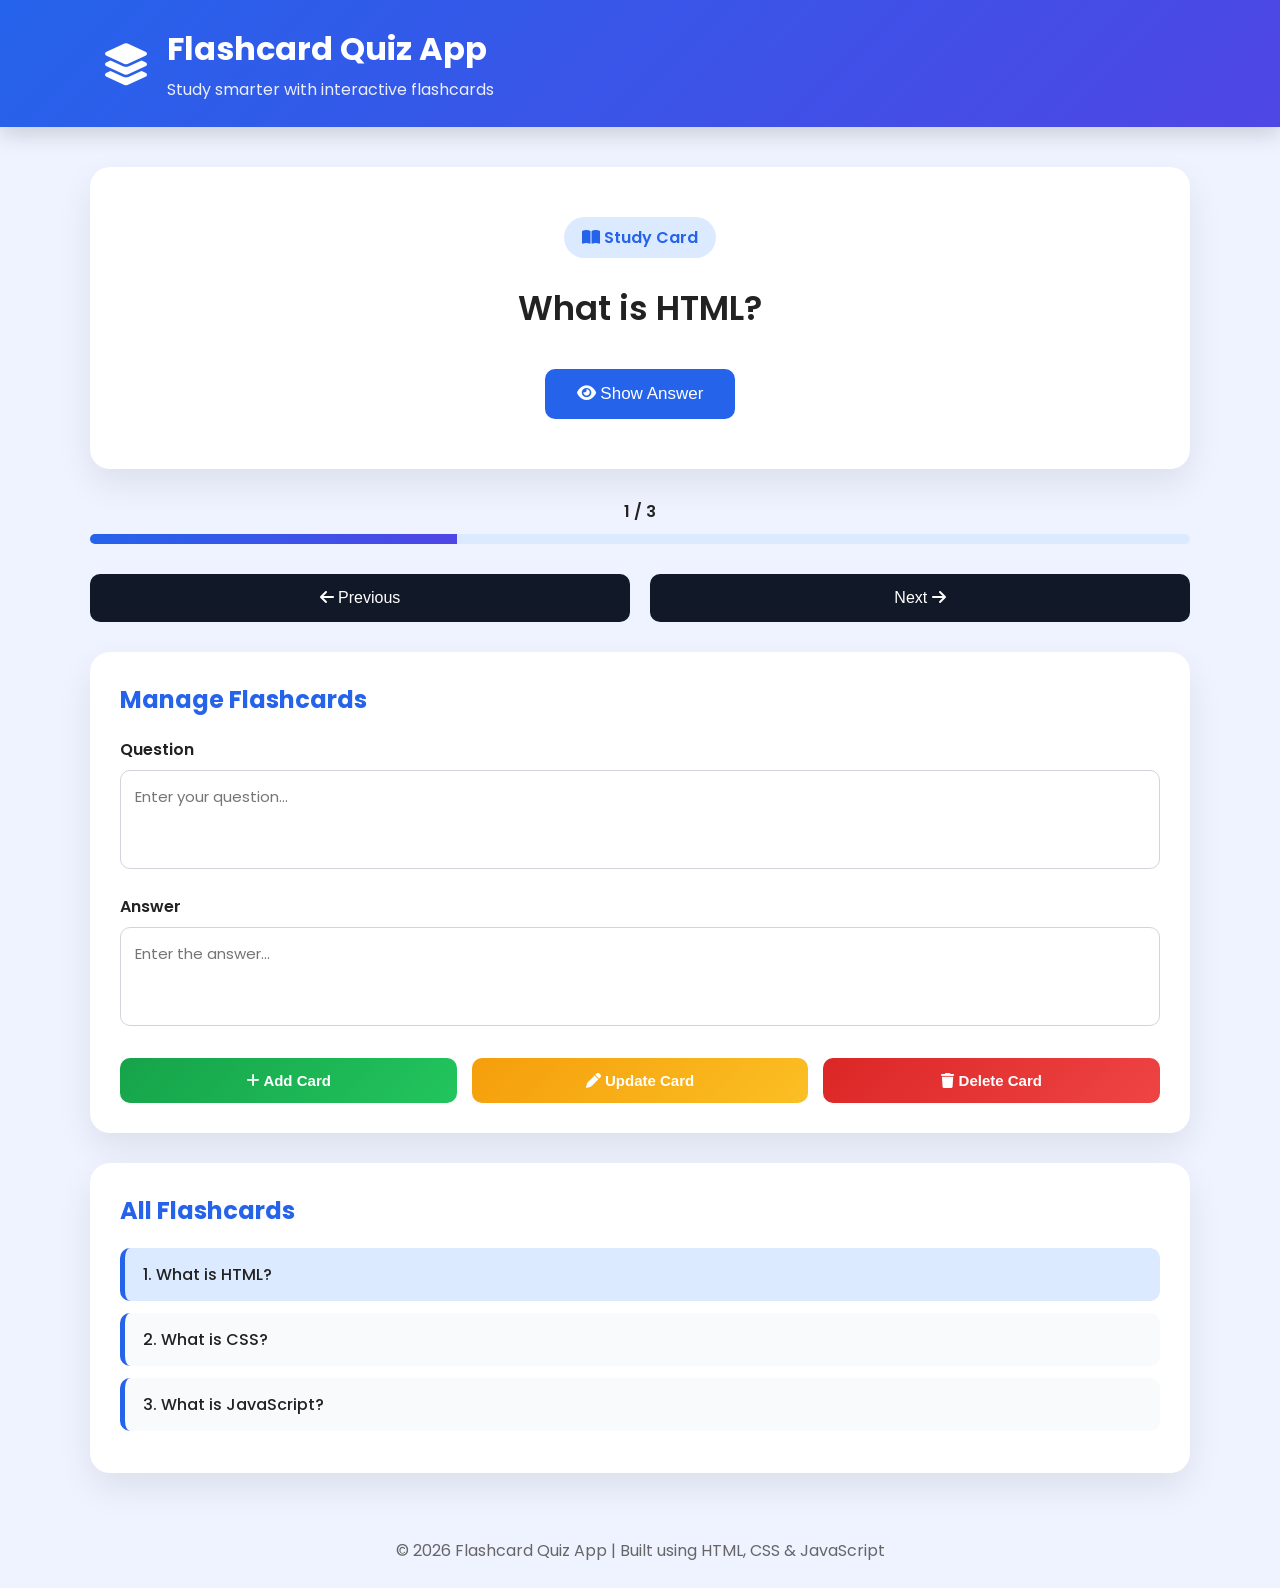
<file: CodeAlpha_Flashcard_Quiz_App/index.html>
<!DOCTYPE html>
<html lang="en">

<head>
    <meta charset="UTF-8">
    <meta name="viewport" content="width=device-width, initial-scale=1.0">

    <title>Flashcard Quiz App</title>

    <!-- CSS -->
    <link rel="stylesheet" href="style.css">

    <!-- Google Font -->
    <link rel="preconnect" href="https://fonts.googleapis.com">
    <link rel="preconnect" href="https://fonts.gstatic.com" crossorigin>

    <link href="https://fonts.googleapis.com/css2?family=Poppins:wght@300;400;500;600;700&display=swap"
        rel="stylesheet">

    <!-- Font Awesome -->
    <link rel="stylesheet"
        href="https://cdnjs.cloudflare.com/ajax/libs/font-awesome/6.7.2/css/all.min.css">
</head>

<body>

    <!-- Header -->

    <header class="header">

        <div class="logo">

            <i class="fa-solid fa-layer-group"></i>

            <div>

                <h1>Flashcard Quiz App</h1>

                <p>Study smarter with interactive flashcards</p>

            </div>

        </div>

    </header>

    <!-- Main Container -->

    <div class="container">

        <!-- Flashcard Section -->

        <div class="flashcard">

            <span class="badge">
                <i class="fa-solid fa-book-open"></i>
                Study Card
            </span>

            <h2 id="question"></h2>

            <button id="showAnswerBtn">

                <i class="fa-solid fa-eye"></i>

                Show Answer

            </button>

            <p id="answer" class="hidden"></p>

        </div>

        <!-- Progress -->

        <div class="progress-area">

            <div class="progress-info">

                <span id="cardCount"></span>

            </div>

            <div class="progress-bar">

                <div id="progress"></div>

            </div>

        </div>

        <!-- Navigation -->

        <div class="navigation">

            <button id="prevBtn">

                <i class="fa-solid fa-arrow-left"></i>

                Previous

            </button>

            <button id="nextBtn">

                Next

                <i class="fa-solid fa-arrow-right"></i>

            </button>

        </div>
                <!-- Manage Flashcards -->

        <div class="manager">

            <h2>Manage Flashcards</h2>

            <label>Question</label>

            <textarea
                id="questionInput"
                rows="3"
                placeholder="Enter your question..."></textarea>

            <label>Answer</label>

            <textarea
                id="answerInput"
                rows="3"
                placeholder="Enter the answer..."></textarea>

            <div class="action-buttons">

                <button id="addBtn" class="add-btn">
                    <i class="fa-solid fa-plus"></i>
                    Add Card
                </button>

                <button id="updateBtn" class="update-btn">
                    <i class="fa-solid fa-pen"></i>
                    Update Card
                </button>

                <button id="deleteBtn" class="delete-btn">
                    <i class="fa-solid fa-trash"></i>
                    Delete Card
                </button>

            </div>

        </div>

        <!-- Flashcard List -->

        <div class="card-list">

            <h2>All Flashcards</h2>

            <ul id="flashcardList">

            </ul>

        </div>

    </div>

    <!-- Footer -->

    <footer>

        <p>© 2026 Flashcard Quiz App | Built using HTML, CSS & JavaScript</p>

    </footer>

    <script src="script.js"></script>

</body>

</html>
</file>
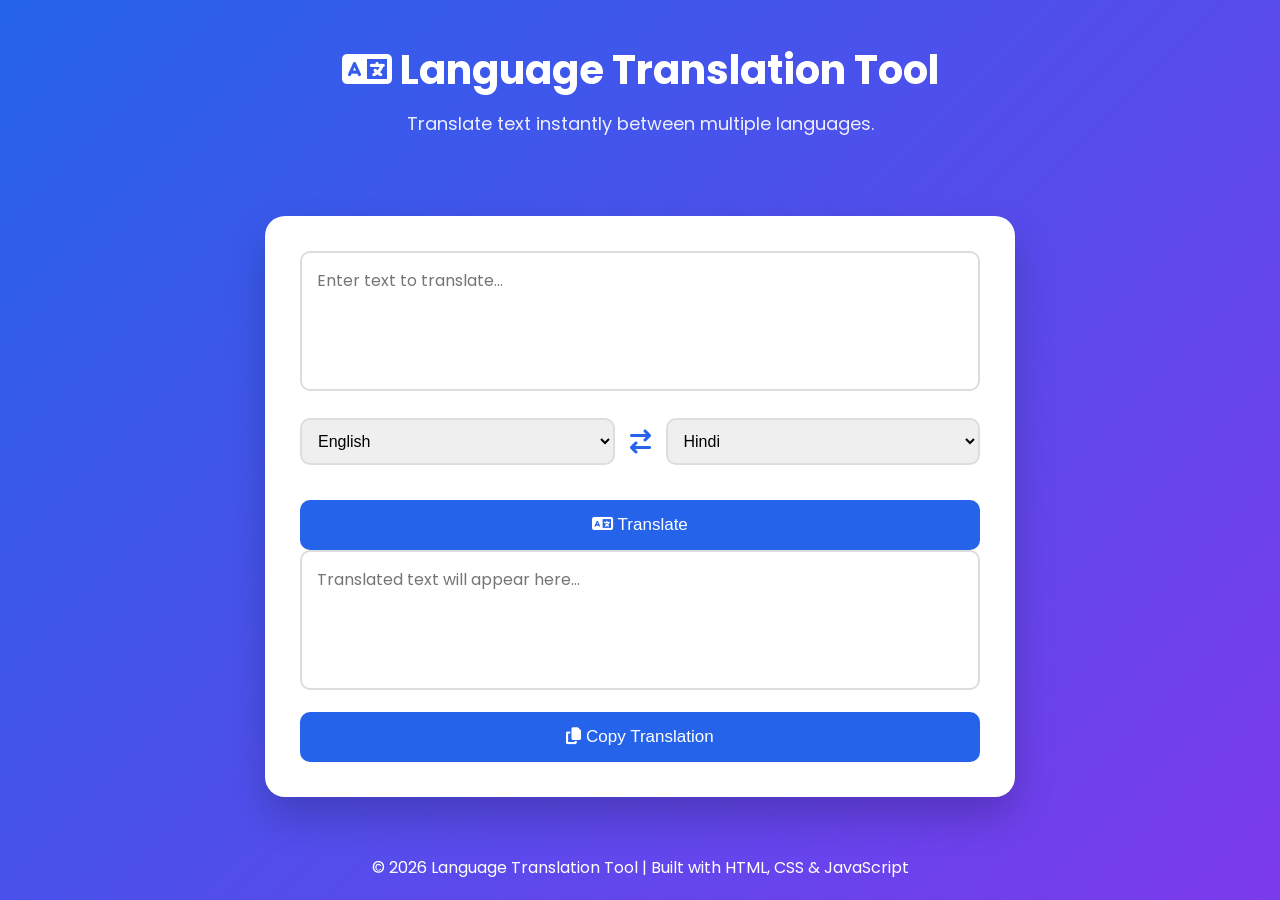
<file: CodeAlpha_Language_Translation_Tool/index.html>
<!DOCTYPE html>
<html lang="en">

<head>

    <meta charset="UTF-8">

    <meta name="viewport" content="width=device-width, initial-scale=1.0">

    <title>Language Translation Tool</title>

    <link rel="stylesheet" href="style.css">

    <!-- Google Font -->

    <link rel="preconnect" href="https://fonts.googleapis.com">

    <link rel="preconnect" href="https://fonts.gstatic.com" crossorigin>

    <link href="https://fonts.googleapis.com/css2?family=Poppins:wght@300;400;500;600;700&display=swap" rel="stylesheet">

    <!-- Font Awesome -->

    <link rel="stylesheet"
    href="https://cdnjs.cloudflare.com/ajax/libs/font-awesome/6.7.2/css/all.min.css">

</head>

<body>

<header>

    <h1>
        <i class="fa-solid fa-language"></i>
        Language Translation Tool
    </h1>

    <p>Translate text instantly between multiple languages.</p>

</header>

<div class="container">

    <div class="translator-box">

        <textarea
            id="inputText"
            placeholder="Enter text to translate..."></textarea>

        <div class="selectors">

            <select id="sourceLanguage">

                <option value="en">English</option>
                <option value="hi">Hindi</option>
                <option value="ur">Urdu</option>
                <option value="fr">French</option>
                <option value="es">Spanish</option>
                <option value="de">German</option>

            </select>

            <i class="fa-solid fa-arrow-right-arrow-left"></i>

            <select id="targetLanguage">

                <option value="hi">Hindi</option>
                <option value="en">English</option>
                <option value="ur">Urdu</option>
                <option value="fr">French</option>
                <option value="es">Spanish</option>
                <option value="de">German</option>

            </select>

        </div>

        <button id="translateBtn">
            <i class="fa-solid fa-language"></i>
            Translate
        </button>

        <textarea
            id="outputText"
            placeholder="Translated text will appear here..."
            readonly></textarea>

        <button id="copyBtn">
            <i class="fa-solid fa-copy"></i>
            Copy Translation
        </button>

    </div>

</div>
<footer>

    <p>© 2026 Language Translation Tool | Built with HTML, CSS & JavaScript</p>

</footer>

<script src="script.js"></script>

</body>

</html>
</file>
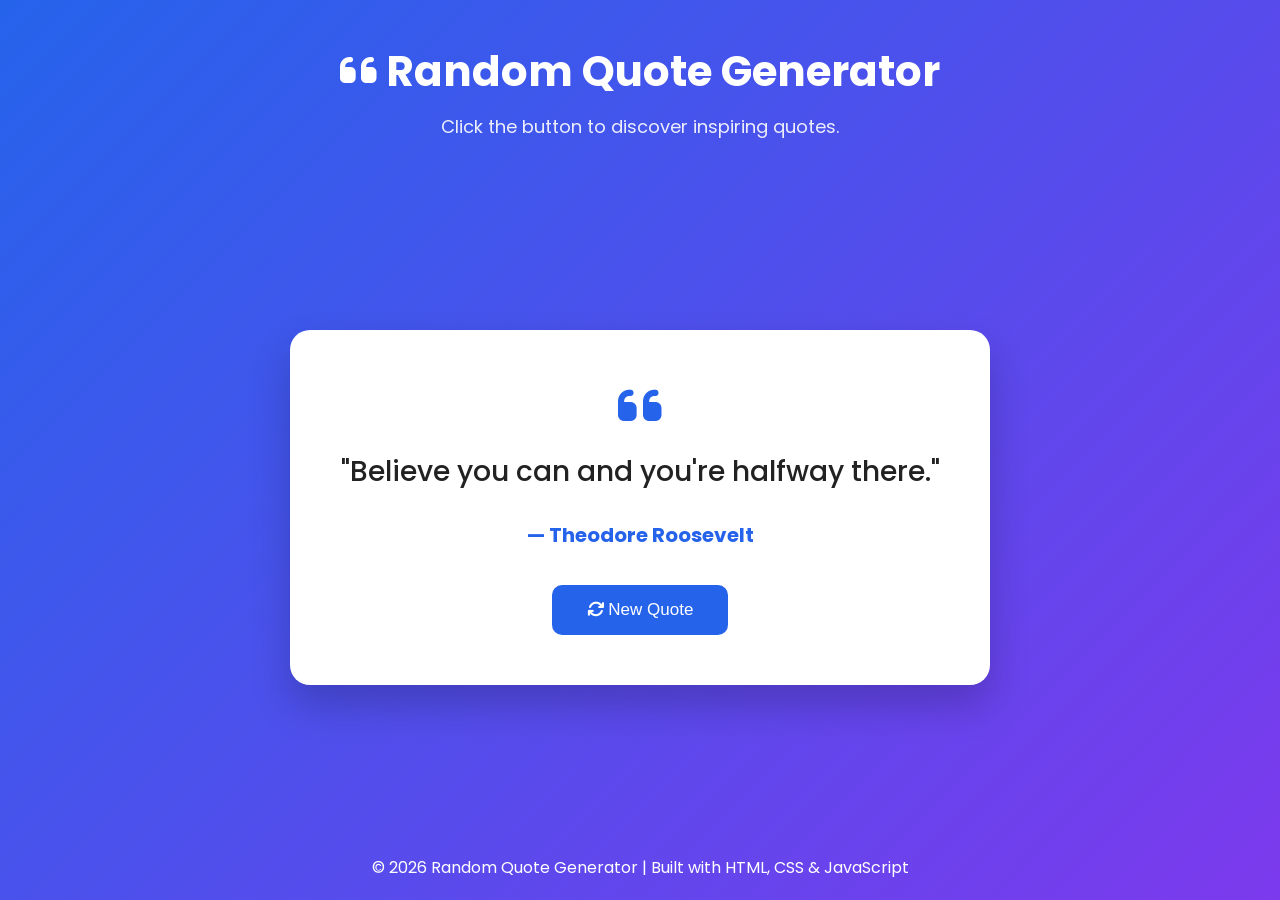
<file: CodeAlpha_Random_Quote_Generator/index.html>
<!DOCTYPE html>
<html lang="en">

<head>

    <meta charset="UTF-8">

    <meta name="viewport" content="width=device-width, initial-scale=1.0">

    <title>Random Quote Generator</title>

    <link rel="stylesheet" href="style.css">

    <!-- Google Font -->

    <link rel="preconnect" href="https://fonts.googleapis.com">

    <link rel="preconnect" href="https://fonts.gstatic.com" crossorigin>

    <link href="https://fonts.googleapis.com/css2?family=Poppins:wght@300;400;500;600;700&display=swap" rel="stylesheet">

    <!-- Font Awesome -->

    <link rel="stylesheet"
    href="https://cdnjs.cloudflare.com/ajax/libs/font-awesome/6.7.2/css/all.min.css">

</head>

<body>

<header>

    <h1>

        <i class="fa-solid fa-quote-left"></i>

        Random Quote Generator

    </h1>

    <p>Click the button to discover inspiring quotes.</p>

</header>

<div class="container">

    <div class="quote-box">

        <i class="fa-solid fa-quote-left quote-icon"></i>

        <p id="quote"></p>

        <h3 id="author"></h3>

        <button id="newQuoteBtn">

            <i class="fa-solid fa-arrows-rotate"></i>

            New Quote

        </button>

    </div>

</div>
<footer>

    <p>© 2026 Random Quote Generator | Built with HTML, CSS & JavaScript</p>

</footer>

<script src="script.js"></script>

</body>

</html>
</file>
<file: CodeAlpha_Flashcard_Quiz_App/style.css>
*{
    margin:0;
    padding:0;
    box-sizing:border-box;
}

body{
    font-family:'Poppins',sans-serif;
    background:#eef3ff;
    color:#222;
}

.header{
    background:linear-gradient(135deg,#2563eb,#4f46e5);
    color:#fff;
    padding:25px 8%;
    box-shadow:0 8px 20px rgba(0,0,0,.15);
}

.logo{
    display:flex;
    align-items:center;
    gap:18px;
}

.logo i{
    font-size:42px;
}

.logo h1{
    font-size:32px;
    font-weight:700;
}

.logo p{
    margin-top:4px;
    opacity:.9;
}

.container{
    width:90%;
    max-width:1100px;
    margin:40px auto;
}

.flashcard{
    background:#fff;
    border-radius:20px;
    padding:50px;
    text-align:center;
    box-shadow:0 15px 35px rgba(0,0,0,.08);
}

.badge{
    display:inline-block;
    padding:8px 18px;
    border-radius:30px;
    background:#dbeafe;
    color:#2563eb;
    font-weight:600;
    margin-bottom:25px;
}

#question{
    font-size:34px;
    margin-bottom:35px;
    font-weight:600;
}

#answer{
    margin-top:35px;
    color:#16a34a;
    font-size:24px;
    font-weight:600;
}

.hidden{
    display:none;
}

#showAnswerBtn{
    background:#2563eb;
    color:white;
    border:none;
    padding:15px 32px;
    border-radius:10px;
    cursor:pointer;
    font-size:17px;
    transition:.3s;
}

#showAnswerBtn:hover{
    background:#1d4ed8;
    transform:translateY(-2px);
}

.progress-area{
    margin:30px 0;
}

.progress-info{
    display:flex;
    justify-content:center;
    font-weight:600;
    margin-bottom:10px;
}

.progress-bar{
    width:100%;
    height:10px;
    background:#dbeafe;
    border-radius:30px;
    overflow:hidden;
}

#progress{
    width:25%;
    height:100%;
    background:linear-gradient(90deg,#2563eb,#4f46e5);
}
.navigation{
    display:flex;
    justify-content:space-between;
    gap:20px;
    margin:30px 0;
}

.navigation button{
    flex:1;
    padding:15px;
    border:none;
    border-radius:10px;
    background:#111827;
    color:#fff;
    font-size:16px;
    cursor:pointer;
    transition:.3s;
}

.navigation button:hover{
    background:#374151;
}

.manager,
.card-list{
    background:#fff;
    margin-top:30px;
    padding:30px;
    border-radius:20px;
    box-shadow:0 15px 35px rgba(0,0,0,.08);
}

.manager h2,
.card-list h2{
    color:#2563eb;
    margin-bottom:20px;
}

.manager label{
    display:block;
    margin:18px 0 8px;
    font-weight:600;
}

.manager textarea{
    width:100%;
    padding:14px;
    border:1px solid #d1d5db;
    border-radius:10px;
    resize:none;
    font-size:15px;
    font-family:'Poppins',sans-serif;
}

.manager textarea:focus{
    outline:none;
    border:2px solid #2563eb;
}

.action-buttons{
    display:flex;
    gap:15px;
    flex-wrap:wrap;
    margin-top:25px;
}

.action-buttons button{
    flex:1;
    min-width:170px;
    padding:14px;
    border:none;
    border-radius:10px;
    color:#fff;
    cursor:pointer;
    font-size:15px;
    font-weight:600;
    transition:.3s;
}

.add-btn{
    background:#16a34a;
}

.add-btn:hover{
    background:#15803d;
}

.update-btn{
    background:#f59e0b;
}

.update-btn:hover{
    background:#d97706;
}

.delete-btn{
    background:#dc2626;
}

.delete-btn:hover{
    background:#b91c1c;
}

#flashcardList{
    list-style:none;
    margin-top:20px;
}

#flashcardList li{
    display:flex;
    justify-content:space-between;
    align-items:center;
    padding:14px 18px;
    margin-bottom:12px;
    border-radius:10px;
    background:#f8fafc;
    border-left:5px solid #2563eb;
    font-weight:500;
}

footer{
    text-align:center;
    padding:25px;
    margin-top:40px;
    color:#666;
}

button:hover{
    transform:translateY(-2px);
}

button:active{
    transform:scale(.98);
}

@media(max-width:768px){

    .logo{
        flex-direction:column;
        text-align:center;
    }

    .logo h1{
        font-size:24px;
    }

    #question{
        font-size:24px;
    }

    #answer{
        font-size:20px;
    }

    .flashcard{
        padding:30px 20px;
    }

    .navigation{
        flex-direction:column;
    }

    .action-buttons{
        flex-direction:column;
    }

    .action-buttons button{
        width:100%;
    }

    #flashcardList li{
        flex-direction:column;
        align-items:flex-start;
        gap:8px;
    }
}
/* Flashcard Animation */

.flashcard{
    animation:fadeIn .5s ease;
}

@keyframes fadeIn{

    from{
        opacity:0;
        transform:translateY(20px);
    }

    to{
        opacity:1;
        transform:translateY(0);
    }

}

#question{

    transition:.3s;

}

#answer{

    transition:.3s;

}
.flashcard{

    transition:.35s;

}

.flashcard:hover{

    transform:translateY(-8px);

    box-shadow:0 25px 45px rgba(37,99,235,.15);

}
#flashcardList li{

    transition:.3s;

    cursor:pointer;

}

#flashcardList li:hover{

    transform:translateX(8px);

    background:#dbeafe;

}
.add-btn{

    background:linear-gradient(135deg,#16a34a,#22c55e);

}

.update-btn{

    background:linear-gradient(135deg,#f59e0b,#fbbf24);

}

.delete-btn{

    background:linear-gradient(135deg,#dc2626,#ef4444);

}
</file>
<file: CodeAlpha_Language_Translation_Tool/style.css>
*{
    margin:0;
    padding:0;
    box-sizing:border-box;
}

body{
    font-family:'Poppins',sans-serif;
    min-height:100vh;
    background:linear-gradient(135deg,#2563eb,#7c3aed);
    display:flex;
    flex-direction:column;
}

header{
    text-align:center;
    color:#fff;
    padding:40px 20px;
}

header h1{
    font-size:40px;
    margin-bottom:10px;
}

header p{
    font-size:18px;
    opacity:.9;
}

.container{
    flex:1;
    display:flex;
    justify-content:center;
    align-items:center;
    padding:30px;
}

.translator-box{
    width:100%;
    max-width:750px;
    background:#fff;
    padding:35px;
    border-radius:20px;
    box-shadow:0 20px 40px rgba(0,0,0,.2);
}

textarea{
    width:100%;
    min-height:140px;
    padding:15px;
    border:2px solid #ddd;
    border-radius:10px;
    resize:none;
    font-size:16px;
    font-family:'Poppins',sans-serif;
    outline:none;
    transition:.3s;
}

textarea:focus{
    border-color:#2563eb;
}

.selectors{
    display:flex;
    justify-content:space-between;
    align-items:center;
    margin:20px 0;
    gap:15px;
}

select{
    flex:1;
    padding:12px;
    border-radius:10px;
    border:2px solid #ddd;
    font-size:16px;
    cursor:pointer;
}

.selectors i{
    font-size:24px;
    color:#2563eb;
}

button{
    width:100%;
    padding:15px;
    border:none;
    border-radius:10px;
    background:#2563eb;
    color:#fff;
    font-size:17px;
    cursor:pointer;
    transition:.3s;
    margin-top:15px;
}

button:hover{
    background:#1d4ed8;
    transform:translateY(-2px);
}

footer{
    text-align:center;
    color:white;
    padding:20px;
}
.translator-box{
    transition:.4s;
}

.translator-box:hover{
    transform:translateY(-6px);
}

button:active{
    transform:scale(.98);
}

::-webkit-scrollbar{
    width:10px;
}

::-webkit-scrollbar-track{
    background:#e5e7eb;
}

::-webkit-scrollbar-thumb{
    background:#2563eb;
    border-radius:20px;
}

@media(max-width:768px){

    header h1{
        font-size:30px;
    }

    header p{
        font-size:16px;
    }

    .translator-box{
        padding:20px;
    }

    .selectors{
        flex-direction:column;
    }

    .selectors i{
        transform:rotate(90deg);
    }

}
</file>
<file: CodeAlpha_Random_Quote_Generator/style.css>
*{
    margin:0;
    padding:0;
    box-sizing:border-box;
}

body{
    font-family:'Poppins',sans-serif;
    min-height:100vh;
    background:linear-gradient(135deg,#2563eb,#7c3aed);
    display:flex;
    flex-direction:column;
    justify-content:space-between;
}

header{
    text-align:center;
    color:white;
    padding:40px 20px;
}

header h1{
    font-size:42px;
    margin-bottom:10px;
}

header p{
    font-size:18px;
    opacity:.9;
}

.container{
    display:flex;
    justify-content:center;
    align-items:center;
    flex:1;
    padding:30px;
}

.quote-box{
    width:100%;
    max-width:700px;
    background:white;
    padding:50px;
    border-radius:20px;
    text-align:center;
    box-shadow:0 20px 40px rgba(0,0,0,.2);
    animation:fadeIn .6s ease;
}

.quote-icon{
    font-size:50px;
    color:#2563eb;
    margin-bottom:20px;
}

#quote{
    font-size:28px;
    font-weight:500;
    line-height:1.6;
    color:#222;
    margin-bottom:25px;
}

#author{
    color:#2563eb;
    font-size:20px;
    margin-bottom:35px;
}

#newQuoteBtn{
    border:none;
    background:#2563eb;
    color:white;
    padding:15px 35px;
    font-size:17px;
    border-radius:10px;
    cursor:pointer;
    transition:.3s;
}

#newQuoteBtn:hover{
    background:#1d4ed8;
    transform:translateY(-3px);
}

footer{
    text-align:center;
    color:white;
    padding:20px;
}

@keyframes fadeIn{

    from{
        opacity:0;
        transform:translateY(20px);
    }

    to{
        opacity:1;
        transform:translateY(0);
    }

}
.quote-box{
    transition:.4s;
}

.quote-box:hover{
    transform:translateY(-8px);
}

#newQuoteBtn:active{
    transform:scale(.97);
}

::-webkit-scrollbar{
    width:10px;
}

::-webkit-scrollbar-track{
    background:#e5e7eb;
}

::-webkit-scrollbar-thumb{
    background:#2563eb;
    border-radius:20px;
}

@media(max-width:768px){

    header h1{
        font-size:30px;
    }

    header p{
        font-size:16px;
    }

    .quote-box{
        padding:30px 20px;
    }

    #quote{
        font-size:22px;
    }

    #author{
        font-size:18px;
    }

    #newQuoteBtn{
        width:100%;
    }

}
</file>
